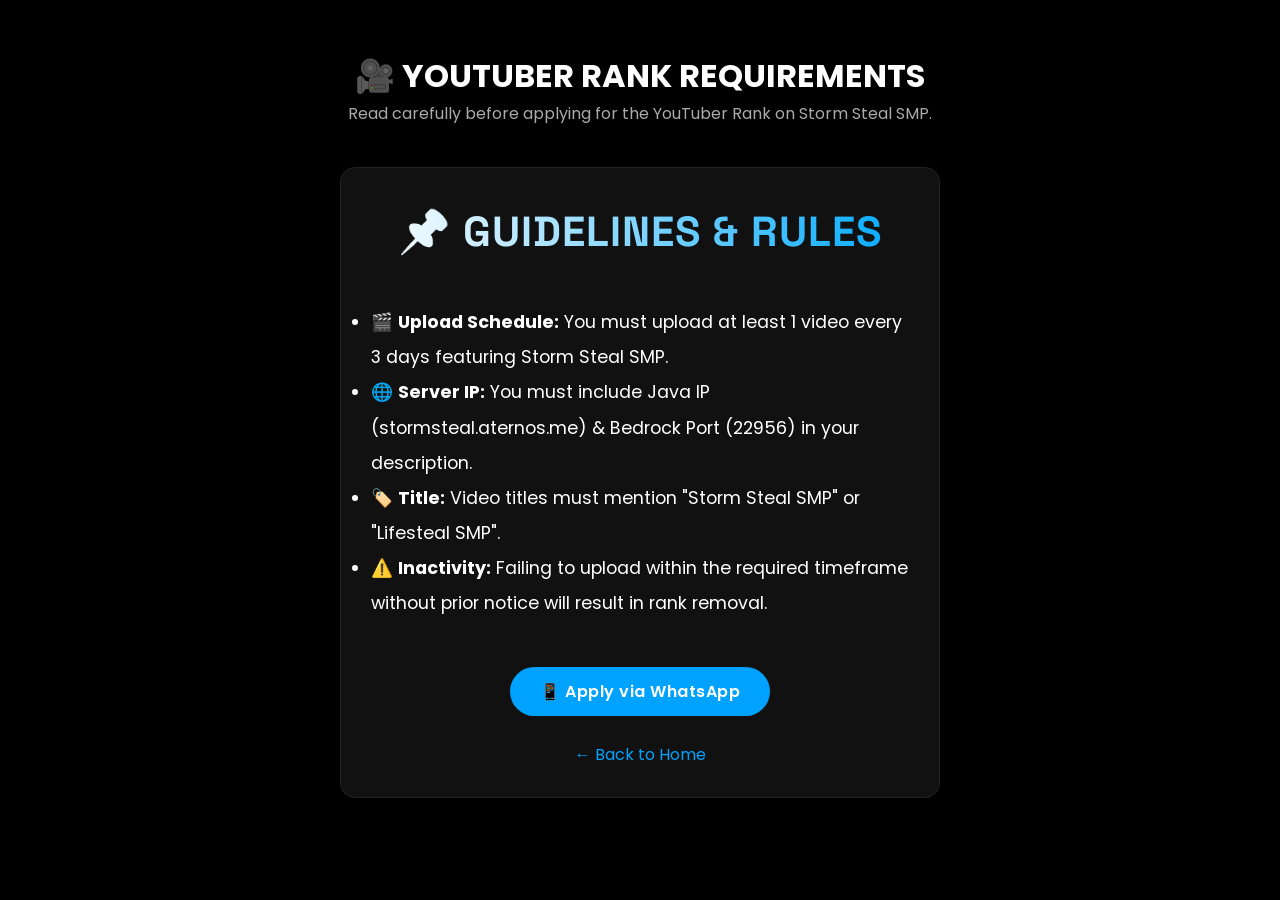
<file: requirements.html>
<!DOCTYPE html>
<html lang="en">

<head>
<meta charset="UTF-8">
<meta name="viewport" content="width=device-width, initial-scale=1.0">
<title>YouTuber Requirements | Storm Steal</title>
<link rel="stylesheet" href="../style.css">
<link href="https://fonts.googleapis.com/css2?family=Poppins:wght@300;400;600;700;900&display=swap" rel="stylesheet">
</head>

<body style="background-color: #000; color: #fff; text-align: center; font-family: 'Poppins', sans-serif; padding: 50px 20px;">

  <h1>🎥 YOUTUBER RANK REQUIREMENTS</h1>
  <p style="color: #aaa; margin-bottom: 40px;">Read carefully before applying for the YouTuber Rank on Storm Steal SMP.</p>

  <div style="max-width: 600px; margin: 0 auto; background: #111; padding: 30px; border-radius: 15px; border: 1px solid #222;">
    <h2>📌 Guidelines & Rules</h2>
    <ul style="text-align: left; line-height: 2; font-size: 1.1rem; margin: 20px 0;">
      <li>🎬 <strong>Upload Schedule:</strong> You must upload at least 1 video every 3 days featuring Storm Steal SMP.</li>
      <li>🌐 <strong>Server IP:</strong> You must include Java IP (<code>stormsteal.aternos.me</code>) & Bedrock Port (<code>22956</code>) in your description.</li>
      <li>🏷️ <strong>Title:</strong> Video titles must mention "Storm Steal SMP" or "Lifesteal SMP".</li>
      <li>⚠️ <strong>Inactivity:</strong> Failing to upload within the required timeframe without prior notice will result in rank removal.</li>
    </ul>

    <br>

    <button onclick="window.open('https://wa.me/923114140301?text=I%20meet%20the%20YouTuber%20requirements%20and%20want%20to%20apply!','_blank')" style="background-color: #00a2ff; color: #ffffff; border: none; padding: 12px 30px; border-radius: 50px; font-weight: 600; font-size: 1rem; cursor: pointer;">
      📱 Apply via WhatsApp
    </button>
    <br><br>
    <a href="../index.html" style="color: #00a2ff; text-decoration: none;">← Back to Home</a>
  </div>

</body>
</html>
</file>
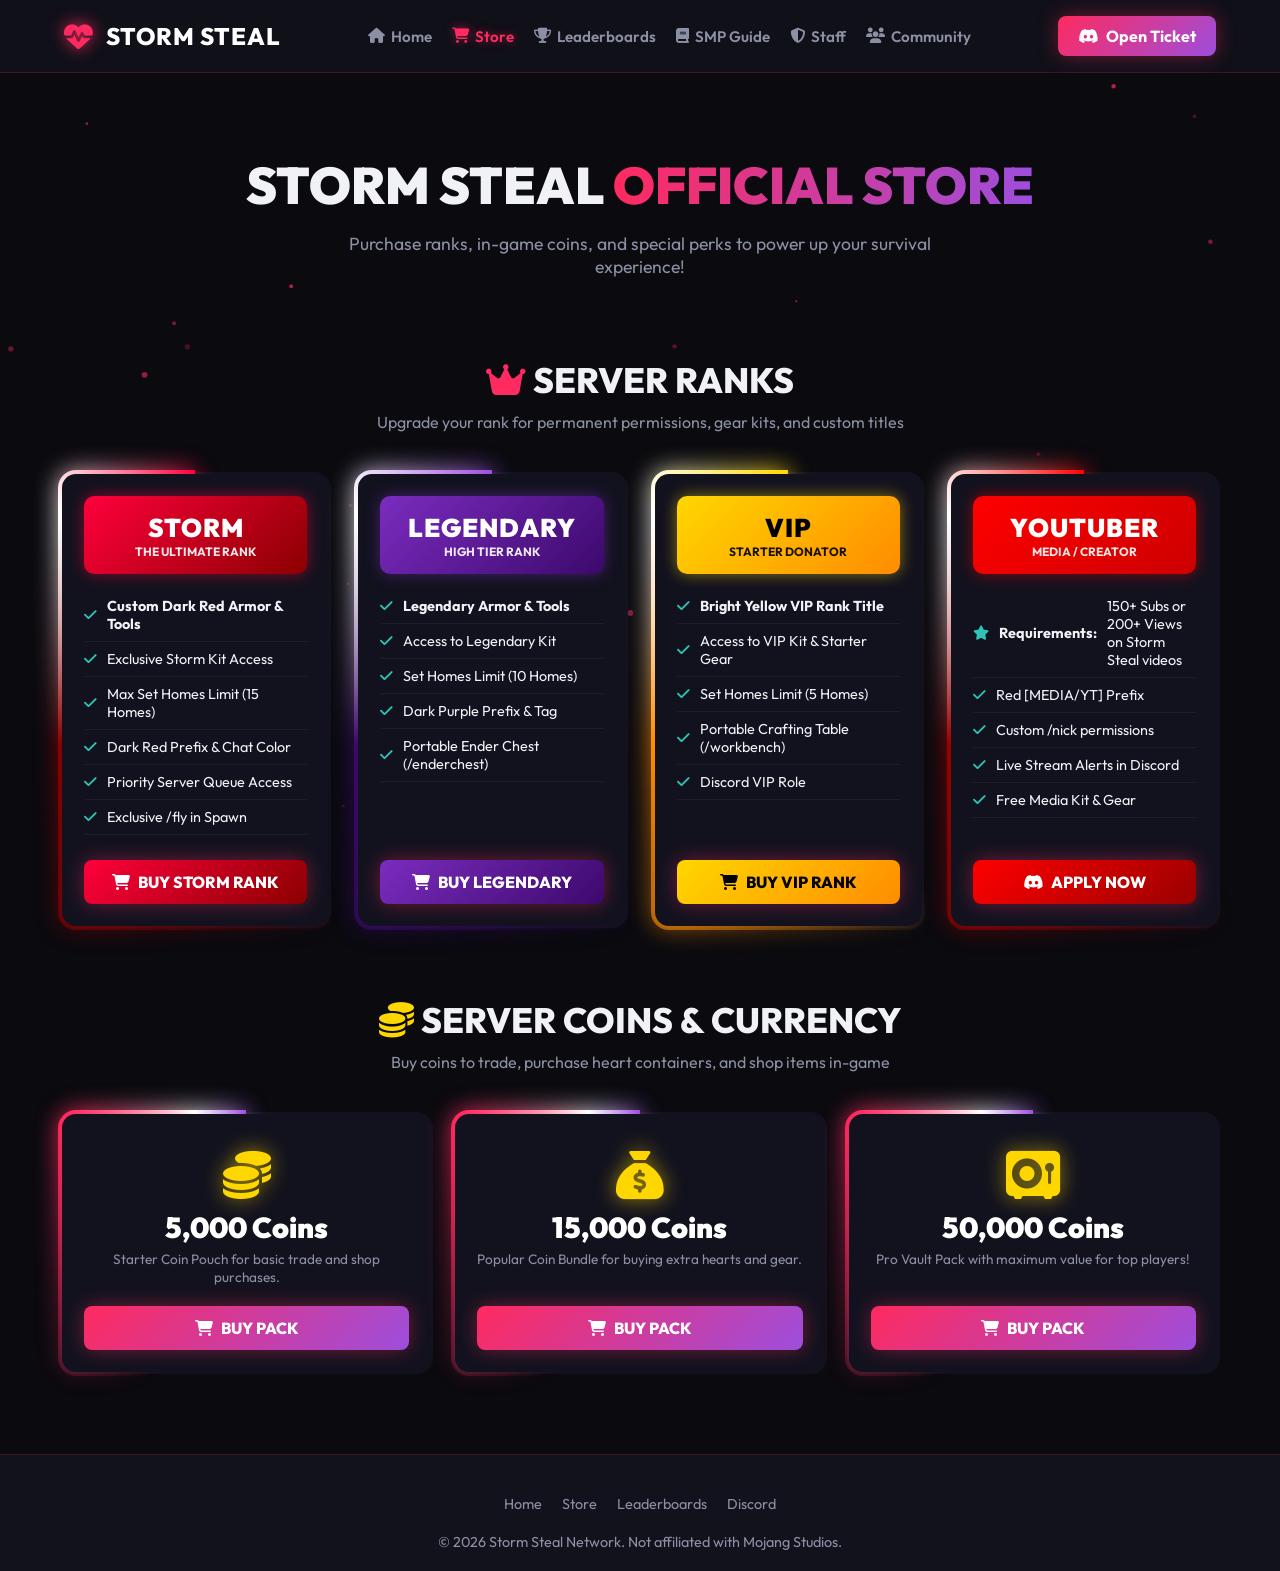
<file: shop.html>
<!DOCTYPE html>
<html lang="en">
<head>
    <meta charset="UTF-8">
    <meta name="viewport" content="width=device-width, initial-scale=1.0">
    <title>Store & Ranks | Storm Steal Network</title>
    <!-- Font Awesome Icons & Google Fonts -->
    <link rel="stylesheet" href="https://cdnjs.cloudflare.com/ajax/libs/font-awesome/6.4.0/css/all.min.css">
    <link href="https://fonts.googleapis.com/css2?family=Outfit:wght@300;400;600;800;900&family=Space+Grotesk:wght@500;700&display=swap" rel="stylesheet">
    
    <style>
        @property --angle {
            syntax: '<angle>';
            initial-value: 0deg;
            inherits: false;
        }

        :root {
            --bg-primary: #0a0a0f;
            --bg-secondary: #12121c;
            --bg-card: #12121e;
            --accent-red: #ff2a5f;
            --accent-purple: #9d4edd;
            --rank-storm: #8b0000;
            --rank-storm-glow: #ff003c;
            --rank-legendary: #7b2cbf;
            --rank-vip: #ffd700;
            --rank-yt: #ff0000;
            --text-main: #f0f2f5;
            --text-muted: #8c90a4;
            --border-color: rgba(255, 42, 95, 0.2);
            --glow: 0 0 20px rgba(255, 42, 95, 0.4);
        }

        * {
            margin: 0;
            padding: 0;
            box-sizing: border-box;
            font-family: 'Outfit', sans-serif;
            scroll-behavior: smooth;
        }

        body {
            background-color: var(--bg-primary);
            color: var(--text-main);
            overflow-x: hidden;
        }

        /* Canvas */
        #bg-canvas {
            position: fixed;
            top: 0;
            left: 0;
            width: 100vw;
            height: 100vh;
            z-index: -1;
            pointer-events: none;
        }

        /* Header / Navbar */
        header {
            position: sticky;
            top: 0;
            background: rgba(18, 18, 28, 0.85);
            backdrop-filter: blur(12px);
            border-bottom: 1px solid var(--border-color);
            z-index: 1000;
            padding: 1rem 5%;
            display: flex;
            justify-content: space-between;
            align-items: center;
        }

        .logo {
            display: flex;
            align-items: center;
            gap: 12px;
            font-family: 'Space Grotesk', sans-serif;
            font-size: 1.5rem;
            font-weight: 800;
            color: #fff;
            text-transform: uppercase;
            letter-spacing: 1px;
            text-decoration: none;
        }

        .logo i {
            color: var(--accent-red);
            font-size: 1.8rem;
            filter: drop-shadow(0 0 8px var(--accent-red));
        }

        nav {
            display: flex;
            gap: 20px;
            align-items: center;
        }

        nav a {
            color: var(--text-muted);
            text-decoration: none;
            font-weight: 600;
            font-size: 0.95rem;
            transition: 0.3s;
            display: flex;
            align-items: center;
            gap: 6px;
        }

        nav a:hover, nav a.active {
            color: var(--accent-red);
            text-shadow: 0 0 10px rgba(255, 42, 95, 0.5);
        }

        .btn-copy-ip {
            background: linear-gradient(135deg, var(--accent-red), var(--accent-purple));
            color: #fff;
            padding: 10px 20px;
            border-radius: 8px;
            border: none;
            font-weight: 700;
            cursor: pointer;
            box-shadow: var(--glow);
            transition: 0.3s;
            display: inline-flex;
            align-items: center;
            justify-content: center;
            gap: 8px;
            text-decoration: none;
        }

        .btn-copy-ip:hover {
            transform: translateY(-2px);
            box-shadow: 0 0 30px rgba(255, 42, 95, 0.7);
        }

        /* Store Header Hero */
        .store-hero {
            padding: 80px 5% 40px;
            text-align: center;
        }

        .store-hero h1 {
            font-size: 3.2rem;
            font-weight: 900;
            text-transform: uppercase;
            margin-bottom: 15px;
        }

        .store-hero h1 span {
            background: linear-gradient(90deg, var(--accent-red), var(--accent-purple));
            -webkit-background-clip: text;
            -webkit-text-fill-color: transparent;
        }

        .store-hero p {
            color: var(--text-muted);
            font-size: 1.1rem;
            max-width: 600px;
            margin: 0 auto;
        }

        .container {
            max-width: 1200px;
            margin: 0 auto;
            padding: 40px 20px 80px;
        }

        .section-title {
            text-align: center;
            font-size: 2.2rem;
            font-weight: 800;
            margin-bottom: 10px;
            text-transform: uppercase;
        }

        .section-subtitle {
            text-align: center;
            color: var(--text-muted);
            margin-bottom: 40px;
        }

        /* Neon Borders */
        @keyframes rotateGlow {
            0% { --angle: 0deg; }
            100% { --angle: 360deg; }
        }

        .neon-border {
            position: relative;
            background: var(--bg-card);
            border-radius: 16px;
            padding: 2px;
            isolation: isolate;
        }

        .neon-border::before,
        .neon-border::after {
            content: '';
            position: absolute;
            inset: -2px;
            border-radius: 18px;
            background: conic-gradient(
                from var(--angle),
                transparent 60%,
                var(--accent-red) 85%,
                #ffffff 94%,
                var(--accent-purple) 100%
            );
            animation: rotateGlow 2.5s linear infinite;
            z-index: -2;
        }

        .neon-border::after {
            filter: blur(12px);
            opacity: 0.85;
            z-index: -3;
        }

        .card-inner {
            background: var(--bg-card);
            border-radius: 14px;
            padding: 22px;
            height: 100%;
            width: 100%;
        }

        /* STORE SECTION & RANK CARDS */
        .ranks-grid {
            display: grid;
            grid-template-columns: repeat(auto-fit, minmax(260px, 1fr));
            gap: 25px;
            margin-bottom: 70px;
        }

        .rank-card {
            display: flex;
            flex-direction: column;
            justify-content: space-between;
            height: 100%;
            text-align: center;
        }

        .rank-header {
            padding: 15px 10px;
            border-radius: 10px;
            margin-bottom: 15px;
            font-family: 'Space Grotesk', sans-serif;
            text-transform: uppercase;
        }

        .rank-title {
            font-size: 1.6rem;
            font-weight: 900;
            letter-spacing: 1px;
        }

        .rank-tag {
            font-size: 0.75rem;
            font-weight: 700;
            opacity: 0.9;
        }

        /* Rank Themes */
        .rank-storm-bg {
            background: linear-gradient(135deg, #ff003c, #8b0000);
            color: #fff;
            box-shadow: 0 0 15px rgba(255, 0, 60, 0.5);
        }

        .neon-border.storm-rank::before,
        .neon-border.storm-rank::after {
            background: conic-gradient(from var(--angle), transparent 40%, #8b0000 70%, #ffffff 90%, #ff003c 100%);
        }

        .rank-legendary-bg {
            background: linear-gradient(135deg, #7b2cbf, #3c096c);
            color: #fff;
            box-shadow: 0 0 15px rgba(123, 44, 191, 0.5);
        }

        .neon-border.legendary-rank::before,
        .neon-border.legendary-rank::after {
            background: conic-gradient(from var(--angle), transparent 40%, #3c096c 70%, #ffffff 90%, #9d4edd 100%);
        }

        .rank-vip-bg {
            background: linear-gradient(135deg, #ffd700, #ff8c00);
            color: #000;
            box-shadow: 0 0 15px rgba(255, 215, 0, 0.5);
        }

        .neon-border.vip-rank::before,
        .neon-border.vip-rank::after {
            background: conic-gradient(from var(--angle), transparent 40%, #ff8c00 70%, #ffffff 90%, #ffd700 100%);
        }

        .rank-yt-bg {
            background: linear-gradient(135deg, #ff0000, #cc0000);
            color: #fff;
            box-shadow: 0 0 15px rgba(255, 0, 0, 0.5);
        }

        .neon-border.yt-rank::before,
        .neon-border.yt-rank::after {
            background: conic-gradient(from var(--angle), transparent 40%, #990000 70%, #ffffff 90%, #ff0000 100%);
        }

        .rank-features {
            list-style: none;
            text-align: left;
            margin-bottom: 25px;
        }

        .rank-features li {
            padding: 8px 0;
            border-bottom: 1px solid rgba(255, 255, 255, 0.05);
            font-size: 0.9rem;
            color: var(--text-main);
            display: flex;
            align-items: center;
            gap: 10px;
        }

        .rank-features li i {
            color: #2ec4b6;
        }

        .btn-buy {
            width: 100%;
            padding: 12px;
            font-size: 1rem;
            border-radius: 8px;
            font-weight: 800;
            text-transform: uppercase;
        }

        .btn-storm { background: linear-gradient(135deg, #ff003c, #8b0000); }
        .btn-legendary { background: linear-gradient(135deg, #7b2cbf, #3c096c); }
        .btn-vip { background: linear-gradient(135deg, #ffd700, #ff8c00); color: #000; }
        .btn-yt { background: linear-gradient(135deg, #ff0000, #990000); }

        /* COINS SECTION */
        .coins-grid {
            display: grid;
            grid-template-columns: repeat(auto-fit, minmax(230px, 1fr));
            gap: 20px;
        }

        .coin-card {
            text-align: center;
            display: flex;
            flex-direction: column;
            justify-content: space-between;
            height: 100%;
        }

        .coin-icon {
            font-size: 3rem;
            color: #ffd700;
            margin: 15px 0 10px;
            filter: drop-shadow(0 0 10px rgba(255, 215, 0, 0.6));
        }

        .coin-amount {
            font-size: 1.8rem;
            font-weight: 900;
            color: #fff;
            margin-bottom: 5px;
        }

        .coin-desc {
            color: var(--text-muted);
            font-size: 0.85rem;
            margin-bottom: 20px;
        }

        /* Footer */
        footer {
            background: var(--bg-secondary);
            border-top: 1px solid var(--border-color);
            padding: 40px 5% 20px;
            text-align: center;
            color: var(--text-muted);
            font-size: 0.9rem;
        }

        .footer-links {
            display: flex;
            justify-content: center;
            gap: 20px;
            margin-bottom: 20px;
        }

        .footer-links a {
            color: var(--text-muted);
            text-decoration: none;
            transition: 0.3s;
        }

        .footer-links a:hover {
            color: var(--accent-red);
        }
    </style>
</head>
<body>

    <canvas id="bg-canvas"></canvas>

    <!-- Navigation Header -->
    <header>
        <a href="index.html" class="logo">
            <i class="fa-solid fa-heart-pulse"></i>
            <span>Storm Steal</span>
        </a>
        <nav>
            <a href="index.html"><i class="fa-solid fa-house"></i> Home</a>
            <a href="store.html" class="active"><i class="fa-solid fa-cart-shopping"></i> Store</a>
            <a href="index.html#leaderboards"><i class="fa-solid fa-trophy"></i> Leaderboards</a>
            <a href="index.html#guide"><i class="fa-solid fa-book"></i> SMP Guide</a>
            <a href="index.html#staff"><i class="fa-solid fa-shield-halved"></i> Staff</a>
            <a href="https://discord.gg/xtYvVqDqT" target="_blank"><i class="fa-solid fa-users"></i> Community</a>
        </nav>
        <a href="https://discord.gg/xtYvVqDqT" target="_blank" class="btn-copy-ip">
            <i class="fa-brands fa-discord"></i> Open Ticket
        </a>
    </header>

    <!-- Store Hero Header -->
    <section class="store-hero">
        <h1>Storm Steal <span>Official Store</span></h1>
        <p>Purchase ranks, in-game coins, and special perks to power up your survival experience!</p>
    </section>

    <div class="container">

        <!-- RANKS SECTION -->
        <h2 class="section-title"><i class="fa-solid fa-crown" style="color:var(--accent-red);"></i> Server Ranks</h2>
        <p class="section-subtitle">Upgrade your rank for permanent permissions, gear kits, and custom titles</p>

        <div class="ranks-grid">
            
            <!-- STORM RANK -->
            <div class="neon-border storm-rank">
                <div class="card-inner rank-card">
                    <div>
                        <div class="rank-header rank-storm-bg">
                            <div class="rank-title">STORM</div>
                            <div class="rank-tag">THE ULTIMATE RANK</div>
                        </div>
                        <ul class="rank-features">
                            <li><i class="fa-solid fa-check"></i> <strong>Custom Dark Red Armor & Tools</strong></li>
                            <li><i class="fa-solid fa-check"></i> Exclusive Storm Kit Access</li>
                            <li><i class="fa-solid fa-check"></i> Max Set Homes Limit (15 Homes)</li>
                            <li><i class="fa-solid fa-check"></i> Dark Red Prefix & Chat Color</li>
                            <li><i class="fa-solid fa-check"></i> Priority Server Queue Access</li>
                            <li><i class="fa-solid fa-check"></i> Exclusive /fly in Spawn</li>
                        </ul>
                    </div>
                    <a href="https://discord.gg/xtYvVqDqT" target="_blank" class="btn-copy-ip btn-buy btn-storm">
                        <i class="fa-solid fa-cart-shopping"></i> Buy STORM Rank
                    </a>
                </div>
            </div>

            <!-- LEGENDARY RANK -->
            <div class="neon-border legendary-rank">
                <div class="card-inner rank-card">
                    <div>
                        <div class="rank-header rank-legendary-bg">
                            <div class="rank-title">LEGENDARY</div>
                            <div class="rank-tag">HIGH TIER RANK</div>
                        </div>
                        <ul class="rank-features">
                            <li><i class="fa-solid fa-check"></i> <strong>Legendary Armor & Tools</strong></li>
                            <li><i class="fa-solid fa-check"></i> Access to Legendary Kit</li>
                            <li><i class="fa-solid fa-check"></i> Set Homes Limit (10 Homes)</li>
                            <li><i class="fa-solid fa-check"></i> Dark Purple Prefix & Tag</li>
                            <li><i class="fa-solid fa-check"></i> Portable Ender Chest (/enderchest)</li>
                        </ul>
                    </div>
                    <a href="https://discord.gg/xtYvVqDqT" target="_blank" class="btn-copy-ip btn-buy btn-legendary">
                        <i class="fa-solid fa-cart-shopping"></i> Buy LEGENDARY
                    </a>
                </div>
            </div>

            <!-- VIP RANK -->
            <div class="neon-border vip-rank">
                <div class="card-inner rank-card">
                    <div>
                        <div class="rank-header rank-vip-bg">
                            <div class="rank-title">VIP</div>
                            <div class="rank-tag">STARTER DONATOR</div>
                        </div>
                        <ul class="rank-features">
                            <li><i class="fa-solid fa-check"></i> <strong>Bright Yellow VIP Rank Title</strong></li>
                            <li><i class="fa-solid fa-check"></i> Access to VIP Kit & Starter Gear</li>
                            <li><i class="fa-solid fa-check"></i> Set Homes Limit (5 Homes)</li>
                            <li><i class="fa-solid fa-check"></i> Portable Crafting Table (/workbench)</li>
                            <li><i class="fa-solid fa-check"></i> Discord VIP Role</li>
                        </ul>
                    </div>
                    <a href="https://discord.gg/xtYvVqDqT" target="_blank" class="btn-copy-ip btn-buy btn-vip">
                        <i class="fa-solid fa-cart-shopping"></i> Buy VIP Rank
                    </a>
                </div>
            </div>

            <!-- YOUTUBER RANK -->
            <div class="neon-border yt-rank">
                <div class="card-inner rank-card">
                    <div>
                        <div class="rank-header rank-yt-bg">
                            <div class="rank-title">YOUTUBER</div>
                            <div class="rank-tag">MEDIA / CREATOR</div>
                        </div>
                        <ul class="rank-features">
                            <li><i class="fa-solid fa-star"></i> <strong>Requirements:</strong> 150+ Subs or 200+ Views on Storm Steal videos</li>
                            <li><i class="fa-solid fa-check"></i> Red [MEDIA/YT] Prefix</li>
                            <li><i class="fa-solid fa-check"></i> Custom /nick permissions</li>
                            <li><i class="fa-solid fa-check"></i> Live Stream Alerts in Discord</li>
                            <li><i class="fa-solid fa-check"></i> Free Media Kit & Gear</li>
                        </ul>
                    </div>
                    <a href="https://discord.gg/xtYvVqDqT" target="_blank" class="btn-copy-ip btn-buy btn-yt">
                        <i class="fa-brands fa-discord"></i> Apply Now
                    </a>
                </div>
            </div>

        </div>


        <!-- COINS & CURRENCY SECTION -->
        <h2 class="section-title"><i class="fa-solid fa-coins" style="color:#ffd700;"></i> Server Coins & Currency</h2>
        <p class="section-subtitle">Buy coins to trade, purchase heart containers, and shop items in-game</p>

        <div class="coins-grid">
            
            <div class="neon-border">
                <div class="card-inner coin-card">
                    <div>
                        <i class="fa-solid fa-coins coin-icon"></i>
                        <div class="coin-amount">5,000 Coins</div>
                        <p class="coin-desc">Starter Coin Pouch for basic trade and shop purchases.</p>
                    </div>
                    <a href="https://discord.gg/xtYvVqDqT" target="_blank" class="btn-copy-ip btn-buy btn-secondary">
                        <i class="fa-solid fa-cart-shopping"></i> Buy Pack
                    </a>
                </div>
            </div>

            <div class="neon-border">
                <div class="card-inner coin-card">
                    <div>
                        <i class="fa-solid fa-sack-dollar coin-icon"></i>
                        <div class="coin-amount">15,000 Coins</div>
                        <p class="coin-desc">Popular Coin Bundle for buying extra hearts and gear.</p>
                    </div>
                    <a href="https://discord.gg/xtYvVqDqT" target="_blank" class="btn-copy-ip btn-buy btn-secondary">
                        <i class="fa-solid fa-cart-shopping"></i> Buy Pack
                    </a>
                </div>
            </div>

            <div class="neon-border">
                <div class="card-inner coin-card">
                    <div>
                        <i class="fa-solid fa-vault coin-icon"></i>
                        <div class="coin-amount">50,000 Coins</div>
                        <p class="coin-desc">Pro Vault Pack with maximum value for top players!</p>
                    </div>
                    <a href="https://discord.gg/xtYvVqDqT" target="_blank" class="btn-copy-ip btn-buy btn-secondary">
                        <i class="fa-solid fa-cart-shopping"></i> Buy Pack
                    </a>
                </div>
            </div>

        </div>

    </div>

    <!-- Footer -->
    <footer>
        <div class="footer-links">
            <a href="index.html">Home</a>
            <a href="store.html">Store</a>
            <a href="index.html#leaderboards">Leaderboards</a>
            <a href="https://discord.gg/xtYvVqDqT" target="_blank">Discord</a>
        </div>
        <p>&copy; 2026 Storm Steal Network. Not affiliated with Mojang Studios.</p>
    </footer>

    <script>
        // Particle Canvas Background
        const canvas = document.getElementById('bg-canvas');
        const ctx = canvas.getContext('2d');
        let particles = [];

        function resizeCanvas() {
            canvas.width = window.innerWidth;
            canvas.height = window.innerHeight;
        }
        window.addEventListener('resize', resizeCanvas);
        resizeCanvas();

        class Particle {
            constructor() {
                this.x = Math.random() * canvas.width;
                this.y = Math.random() * canvas.height;
                this.size = Math.random() * 2 + 1;
                this.speedY = Math.random() * -0.8 - 0.2;
                this.opacity = Math.random() * 0.5 + 0.2;
            }
            update() {
                this.y += this.speedY;
                if (this.y < 0) {
                    this.y = canvas.height;
                    this.x = Math.random() * canvas.width;
                }
            }
            draw() {
                ctx.fillStyle = `rgba(255, 42, 95, ${this.opacity})`;
                ctx.beginPath();
                ctx.arc(this.x, this.y, this.size, 0, Math.PI * 2);
                ctx.fill();
            }
        }

        for (let i = 0; i < 40; i++) particles.push(new Particle());

        function animateParticles() {
            ctx.clearRect(0, 0, canvas.width, canvas.height);
            particles.forEach(p => {
                p.update();
                p.draw();
            });
            requestAnimationFrame(animateParticles);
        }
        animateParticles();
    </script>
</body>
</html>
</file>
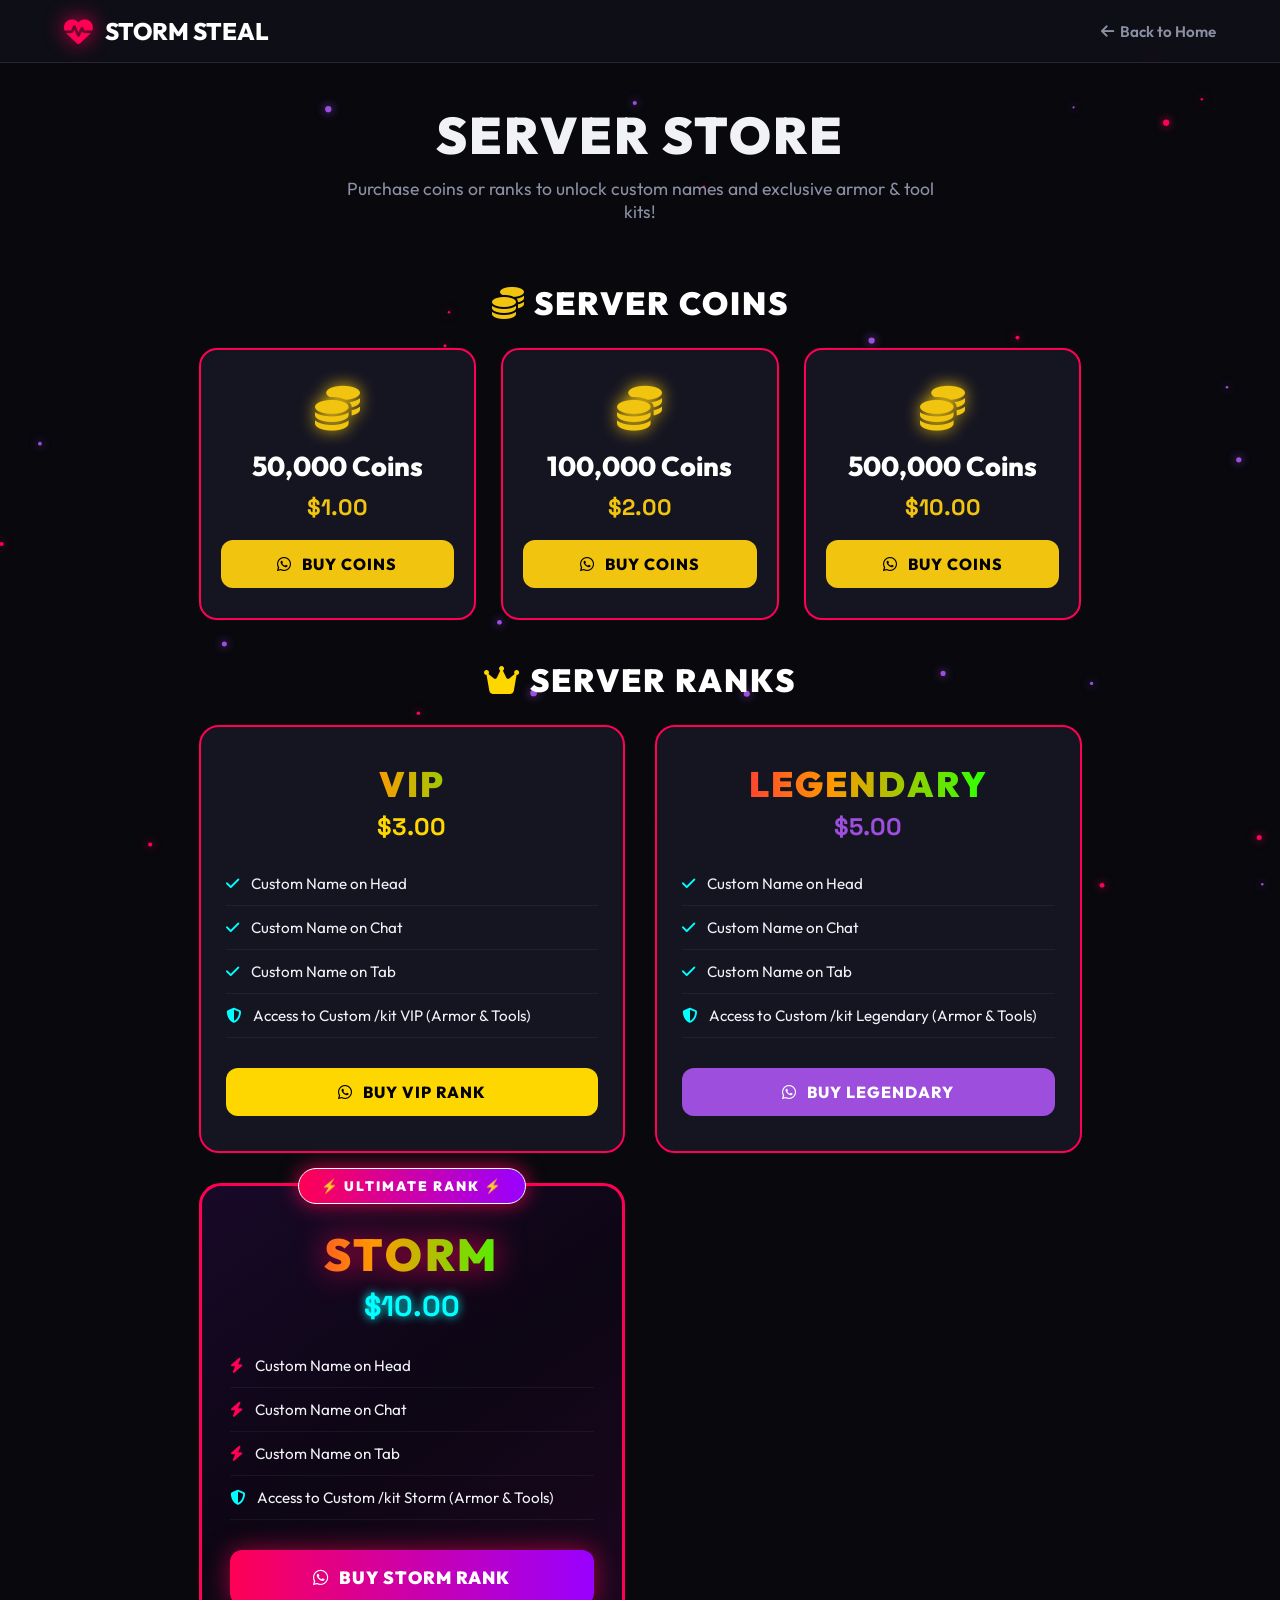
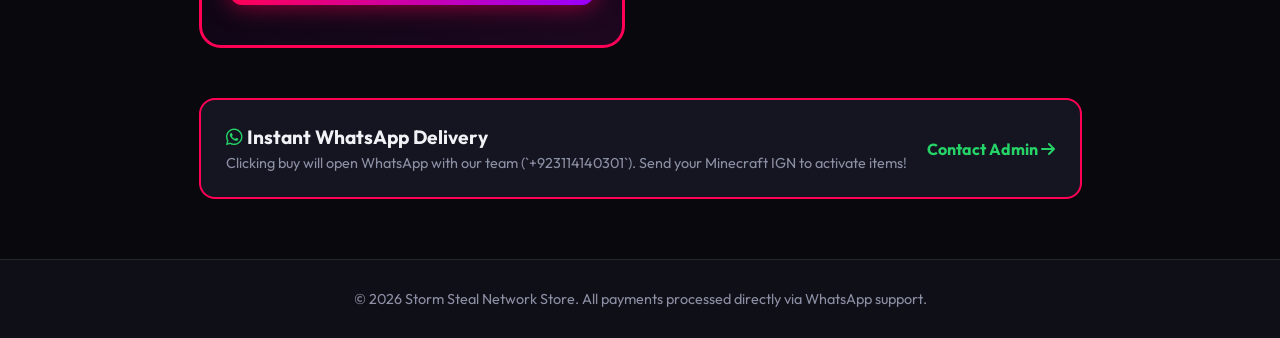
<file: store.html>
<!DOCTYPE html>
<html lang="en">
<head>
    <meta charset="UTF-8">
    <meta name="viewport" content="width=device-width, initial-scale=1.0">
    <title>Store | Storm Steal Network</title>
    <!-- Font Awesome Icons & Google Fonts -->
    <link rel="stylesheet" href="https://cdnjs.cloudflare.com/ajax/libs/font-awesome/6.4.0/css/all.min.css">
    <link href="https://fonts.googleapis.com/css2?family=Outfit:wght@300;400;600;800;900&family=Space+Grotesk:wght@500;700;900&display=swap" rel="stylesheet">
    
    <style>
        :root {
            --bg-primary: #08080d;
            --bg-secondary: #0f0f18;
            --bg-card: #151522;
            --text-main: #f0f2f5;
            --text-muted: #8c90a4;
            --border-color: rgba(255, 255, 255, 0.1);
            --coin-yellow: #f1c40f;
        }

        * {
            margin: 0;
            padding: 0;
            box-sizing: border-box;
            font-family: 'Outfit', sans-serif;
            scroll-behavior: smooth;
        }

        body {
            background-color: var(--bg-primary);
            color: var(--text-main);
            min-height: 100vh;
            display: flex;
            flex-direction: column;
            overflow-x: hidden;
        }

        /* Canvas particles */
        #bg-canvas {
            position: fixed;
            top: 0;
            left: 0;
            width: 100vw;
            height: 100vh;
            z-index: -1;
            pointer-events: none;
        }

        /* Header / Navbar */
        header {
            position: sticky;
            top: 0;
            background: rgba(15, 15, 24, 0.95);
            backdrop-filter: blur(12px);
            border-bottom: 1px solid var(--border-color);
            z-index: 1000;
            padding: 1rem 5%;
            display: flex;
            justify-content: space-between;
            align-items: center;
        }

        .logo {
            display: flex;
            align-items: center;
            gap: 12px;
            font-family: 'Space Grotesk', sans-serif;
            font-size: 1.5rem;
            font-weight: 800;
            color: #fff;
            text-decoration: none;
            text-transform: uppercase;
        }

        .logo i {
            color: #ff0055;
            font-size: 1.8rem;
            filter: drop-shadow(0 0 10px #ff0055);
        }

        nav a {
            color: var(--text-muted);
            text-decoration: none;
            font-weight: 600;
            font-size: 0.95rem;
            transition: 0.3s;
            display: inline-flex;
            align-items: center;
            gap: 6px;
        }

        nav a:hover {
            color: #ff0055;
        }

        /* Store Hero */
        .store-hero {
            text-align: center;
            padding: 40px 20px 10px;
        }

        .store-hero h1 {
            font-size: 3.2rem;
            font-weight: 900;
            text-transform: uppercase;
            margin-bottom: 10px;
            letter-spacing: 2px;
        }

        .store-hero p {
            color: var(--text-muted);
            font-size: 1.1rem;
            max-width: 600px;
            margin: 0 auto;
        }

        /* Container */
        .container {
            max-width: 1250px;
            margin: 0 auto;
            padding: 10px 20px 60px;
            flex: 1;
        }

        /* Section Titles */
        .section-title {
            text-align: center;
            font-size: 2rem;
            font-weight: 900;
            text-transform: uppercase;
            margin: 40px 0 25px;
            letter-spacing: 2px;
            color: #fff;
        }

        /* ================= ALL-CARD RAINBOW OUTLINE ================= */
        @keyframes rainbowGlow {
            0% { border-color: #ff0055; box-shadow: 0 0 15px rgba(255, 0, 85, 0.4); }
            20% { border-color: #ff9900; box-shadow: 0 0 15px rgba(255, 153, 0, 0.4); }
            40% { border-color: #33ff00; box-shadow: 0 0 15px rgba(51, 255, 0, 0.4); }
            60% { border-color: #00ffff; box-shadow: 0 0 15px rgba(0, 255, 255, 0.4); }
            80% { border-color: #9900ff; box-shadow: 0 0 15px rgba(153, 0, 255, 0.4); }
            100% { border-color: #ff0055; box-shadow: 0 0 15px rgba(255, 0, 85, 0.4); }
        }

        .rainbow-border {
            border: 2px solid #ff0055;
            animation: rainbowGlow 4s linear infinite;
        }

        .rainbow-title {
            background: linear-gradient(90deg, #ff0055, #ff9900, #33ff00, #00ffff, #9900ff, #ff0055);
            background-size: 200% auto;
            color: transparent;
            -webkit-background-clip: text;
            background-clip: text;
            animation: rainbowText 3s linear infinite;
        }

        @keyframes rainbowText {
            0% { background-position: 0% center; }
            100% { background-position: 200% center; }
        }

        /* Coins Grid */
        .coins-grid {
            display: grid;
            grid-template-columns: repeat(auto-fit, minmax(250px, 1fr));
            gap: 25px;
            margin-bottom: 40px;
        }

        .coin-card {
            background: var(--bg-card);
            border-radius: 18px;
            padding: 30px 20px;
            text-align: center;
            transition: transform 0.3s;
        }

        .coin-card:hover {
            transform: translateY(-8px);
        }

        .coin-icon {
            font-size: 2.8rem;
            color: var(--coin-yellow);
            margin-bottom: 12px;
            filter: drop-shadow(0 0 8px var(--coin-yellow));
        }

        .coin-amount {
            font-size: 1.7rem;
            font-weight: 800;
            color: #fff;
        }

        .price-tag {
            font-size: 1.4rem;
            font-weight: 800;
            color: var(--coin-yellow);
            margin: 10px 0 18px;
            font-family: 'Space Grotesk', sans-serif;
        }

        /* Ranks Grid */
        .ranks-grid {
            display: grid;
            grid-template-columns: repeat(auto-fit, minmax(310px, 1fr));
            gap: 30px;
            margin-top: 25px;
            align-items: center;
        }

        .rank-card {
            background: var(--bg-card);
            border-radius: 20px;
            padding: 35px 25px;
            text-align: center;
            position: relative;
            display: flex;
            flex-direction: column;
            justify-content: space-between;
            transition: transform 0.3s;
        }

        .rank-card:hover {
            transform: translateY(-8px);
        }

        .rank-title {
            font-size: 2.2rem;
            font-weight: 900;
            text-transform: uppercase;
            letter-spacing: 2px;
            margin-bottom: 5px;
        }

        .rank-price {
            font-size: 1.5rem;
            font-weight: 800;
            font-family: 'Space Grotesk', sans-serif;
            margin-bottom: 20px;
        }

        .perks-list {
            list-style: none;
            text-align: left;
            margin-bottom: 30px;
        }

        .perks-list li {
            padding: 12px 0;
            border-bottom: 1px solid rgba(255, 255, 255, 0.05);
            font-size: 0.95rem;
            color: var(--text-main);
            display: flex;
            align-items: center;
            gap: 12px;
        }

        .perks-list li i {
            color: #00ffff;
        }

        .btn-buy {
            text-decoration: none;
            padding: 14px 20px;
            border-radius: 12px;
            font-weight: 800;
            font-size: 1rem;
            text-transform: uppercase;
            letter-spacing: 1px;
            display: flex;
            align-items: center;
            justify-content: center;
            gap: 10px;
            transition: 0.3s;
            color: #fff;
            background: rgba(255, 255, 255, 0.1);
        }

        .btn-buy:hover {
            transform: scale(1.03);
            filter: brightness(1.2);
        }

        /* ================= ⚡ ULTIMATE 100000% GOD-TIER STORM RANK CSS ⚡ ================= */
        @keyframes stormGodBorder {
            0% {
                border-color: #ff0055;
                box-shadow: 0 0 25px #ff0055, 0 0 50px rgba(255, 0, 85, 0.6), inset 0 0 15px rgba(255, 0, 85, 0.3);
            }
            25% {
                border-color: #00ffff;
                box-shadow: 0 0 25px #00ffff, 0 0 50px rgba(0, 255, 255, 0.6), inset 0 0 15px rgba(0, 255, 255, 0.3);
            }
            50% {
                border-color: #9900ff;
                box-shadow: 0 0 35px #9900ff, 0 0 65px rgba(153, 0, 255, 0.8), inset 0 0 20px rgba(153, 0, 255, 0.4);
            }
            75% {
                border-color: #ff9900;
                box-shadow: 0 0 25px #ff9900, 0 0 50px rgba(255, 153, 0, 0.6), inset 0 0 15px rgba(255, 153, 0, 0.3);
            }
            100% {
                border-color: #ff0055;
                box-shadow: 0 0 25px #ff0055, 0 0 50px rgba(255, 0, 85, 0.6), inset 0 0 15px rgba(255, 0, 85, 0.3);
            }
        }

        @keyframes stormPulse {
            0%, 100% { transform: scale(1.05); }
            50% { transform: scale(1.08); }
        }

        .rank-storm-god {
            background: linear-gradient(145deg, #180928, #0d0614, #1d0720);
            border: 3px solid #ff0055;
            border-radius: 22px;
            animation: stormGodBorder 2.5s linear infinite, stormPulse 4s ease-in-out infinite;
            z-index: 10;
            padding: 40px 28px;
        }

        .rank-storm-god:hover {
            animation: stormGodBorder 1s linear infinite;
            transform: scale(1.1) translateY(-10px) !important;
        }

        .badge-god {
            position: absolute;
            top: -18px;
            left: 50%;
            transform: translateX(-50%);
            background: linear-gradient(90deg, #ff0055, #9900ff, #00ffff, #ff0055);
            background-size: 300% 100%;
            animation: rainbowText 2s linear infinite;
            color: #fff;
            padding: 8px 22px;
            border-radius: 30px;
            font-size: 0.85rem;
            font-weight: 900;
            text-transform: uppercase;
            letter-spacing: 2px;
            box-shadow: 0 0 20px rgba(255, 0, 85, 0.8);
            border: 1px solid #fff;
            white-space: nowrap;
        }

        .storm-god-title {
            font-size: 2.8rem;
            font-weight: 900;
            letter-spacing: 3px;
            filter: drop-shadow(0 0 15px rgba(255, 0, 85, 0.8));
        }

        .storm-god-price {
            font-size: 1.8rem;
            color: #00ffff;
            text-shadow: 0 0 10px #00ffff;
            margin-bottom: 20px;
        }

        .btn-storm-god {
            background: linear-gradient(90deg, #ff0055, #9900ff, #00ffff);
            background-size: 200% auto;
            animation: rainbowText 2s linear infinite;
            color: #fff !important;
            font-size: 1.1rem;
            font-weight: 900;
            padding: 16px;
            box-shadow: 0 0 25px rgba(255, 0, 85, 0.6);
            border: none;
        }

        .btn-storm-god:hover {
            box-shadow: 0 0 40px rgba(0, 255, 255, 0.9);
        }

        /* Info Banner */
        .info-box {
            background: var(--bg-card);
            border-radius: 16px;
            padding: 25px;
            margin-top: 50px;
            display: flex;
            align-items: center;
            gap: 20px;
            justify-content: space-between;
            flex-wrap: wrap;
        }

        /* Footer */
        footer {
            background: var(--bg-secondary);
            border-top: 1px solid var(--border-color);
            padding: 30px 5%;
            text-align: center;
            color: var(--text-muted);
            font-size: 0.9rem;
        }
    </style>
</head>
<body>

    <canvas id="bg-canvas"></canvas>

    <!-- Navigation Header -->
    <header>
        <a href="index.html" class="logo">
            <i class="fa-solid fa-heart-pulse"></i>
            <span>Storm Steal</span>
        </a>
        <nav>
            <a href="index.html"><i class="fa-solid fa-arrow-left"></i> Back to Home</a>
        </nav>
    </header>

    <div class="store-hero">
        <h1>Server <span>Store</span></h1>
        <p>Purchase coins or ranks to unlock custom names and exclusive armor & tool kits!</p>
    </div>

    <div class="container">

        <!-- ================= COINS SECTION ================= -->
        <h2 class="section-title"><i class="fa-solid fa-coins" style="color: #f1c40f;"></i> Server Coins</h2>
        <div class="coins-grid">
            
            <!-- Pack 1 -->
            <div class="coin-card rainbow-border">
                <div class="coin-icon"><i class="fa-solid fa-coins"></i></div>
                <div class="coin-amount">50,000 Coins</div>
                <div class="price-tag">$1.00</div>
                <a href="https://wa.me/923114140301?text=Hello!%20I%20want%20to%20buy%2050k%20Coins%20for%20$1%20on%20Storm%20Steal%20Network" target="_blank" class="btn-buy" style="background: var(--coin-yellow); color: #000; font-weight: 800;">
                    <i class="fa-brands fa-whatsapp"></i> Buy Coins
                </a>
            </div>

            <!-- Pack 2 -->
            <div class="coin-card rainbow-border">
                <div class="coin-icon"><i class="fa-solid fa-coins"></i></div>
                <div class="coin-amount">100,000 Coins</div>
                <div class="price-tag">$2.00</div>
                <a href="https://wa.me/923114140301?text=Hello!%20I%20want%20to%20buy%20100k%20Coins%20for%20$2%20on%20Storm%20Steal%20Network" target="_blank" class="btn-buy" style="background: var(--coin-yellow); color: #000; font-weight: 800;">
                    <i class="fa-brands fa-whatsapp"></i> Buy Coins
                </a>
            </div>

            <!-- Pack 3 -->
            <div class="coin-card rainbow-border">
                <div class="coin-icon"><i class="fa-solid fa-coins"></i></div>
                <div class="coin-amount">500,000 Coins</div>
                <div class="price-tag">$10.00</div>
                <a href="https://wa.me/923114140301?text=Hello!%20I%20want%20to%20buy%20500k%20Coins%20for%20$10%20on%20Storm%20Steal%20Network" target="_blank" class="btn-buy" style="background: var(--coin-yellow); color: #000; font-weight: 800;">
                    <i class="fa-brands fa-whatsapp"></i> Buy Coins
                </a>
            </div>

        </div>

        <!-- ================= RANKS SECTION ================= -->
        <h2 class="section-title"><i class="fa-solid fa-crown" style="color: #ffd700;"></i> Server Ranks</h2>
        <div class="ranks-grid">

            <!-- VIP RANK -->
            <div class="rank-card rainbow-border">
                <div>
                    <h2 class="rank-title rainbow-title">VIP</h2>
                    <div class="rank-price" style="color: #ffd700;">$3.00</div>
                    <ul class="perks-list">
                        <li><i class="fa-solid fa-check"></i> Custom Name on Head</li>
                        <li><i class="fa-solid fa-check"></i> Custom Name on Chat</li>
                        <li><i class="fa-solid fa-check"></i> Custom Name on Tab</li>
                        <li><i class="fa-solid fa-shield-halved"></i> Access to Custom /kit VIP (Armor & Tools)</li>
                    </ul>
                </div>
                <a href="https://wa.me/923114140301?text=Hello!%20I%20want%20to%20buy%20the%20VIP%20Rank%20for%20$3%20on%20Storm%20Steal%20Network" target="_blank" class="btn-buy" style="background: #ffd700; color: #000;">
                    <i class="fa-brands fa-whatsapp"></i> Buy VIP Rank
                </a>
            </div>

            <!-- LEGENDARY RANK -->
            <div class="rank-card rainbow-border">
                <div>
                    <h2 class="rank-title rainbow-title">LEGENDARY</h2>
                    <div class="rank-price" style="color: #9d4edd;">$5.00</div>
                    <ul class="perks-list">
                        <li><i class="fa-solid fa-check"></i> Custom Name on Head</li>
                        <li><i class="fa-solid fa-check"></i> Custom Name on Chat</li>
                        <li><i class="fa-solid fa-check"></i> Custom Name on Tab</li>
                        <li><i class="fa-solid fa-shield-halved"></i> Access to Custom /kit Legendary (Armor & Tools)</li>
                    </ul>
                </div>
                <a href="https://wa.me/923114140301?text=Hello!%20I%20want%20to%20buy%20the%20LEGENDARY%20Rank%20for%20$5%20on%20Storm%20Steal%20Network" target="_blank" class="btn-buy" style="background: #9d4edd; color: #fff;">
                    <i class="fa-brands fa-whatsapp"></i> Buy Legendary
                </a>
            </div>

            <!-- ⚡ GOD-TIER STORM RANK ⚡ -->
            <div class="rank-card rank-storm-god">
                <div class="badge-god">⚡ ULTIMATE RANK ⚡</div>
                <div>
                    <h2 class="rank-title rainbow-title storm-god-title">STORM</h2>
                    <div class="rank-price storm-god-price">$10.00</div>
                    <ul class="perks-list">
                        <li><i class="fa-solid fa-bolt" style="color: #ff0055;"></i> Custom Name on Head</li>
                        <li><i class="fa-solid fa-bolt" style="color: #ff0055;"></i> Custom Name on Chat</li>
                        <li><i class="fa-solid fa-bolt" style="color: #ff0055;"></i> Custom Name on Tab</li>
                        <li><i class="fa-solid fa-shield-halved" style="color: #00ffff;"></i> Access to Custom /kit Storm (Armor & Tools)</li>
                    </ul>
                </div>
                <a href="https://wa.me/923114140301?text=Hello!%20I%20want%20to%20buy%20the%20STORM%20Rank%20for%20$10%20on%20Storm%20Steal%20Network" target="_blank" class="btn-buy btn-storm-god">
                    <i class="fa-brands fa-whatsapp"></i> BUY STORM RANK
                </a>
            </div>

        </div>

        <!-- WhatsApp Info Box -->
        <div class="info-box rainbow-border">
            <div>
                <h3 style="font-size:1.2rem; margin-bottom:5px;"><i class="fa-brands fa-whatsapp" style="color:#25d366;"></i> Instant WhatsApp Delivery</h3>
                <p style="color:var(--text-muted); font-size:0.9rem;">Clicking buy will open WhatsApp with our team (`+923114140301`). Send your Minecraft IGN to activate items!</p>
            </div>
            <a href="https://wa.me/923114140301" target="_blank" style="color: #25d366; font-weight: 700; text-decoration: none;">
                Contact Admin <i class="fa-solid fa-arrow-right"></i>
            </a>
        </div>
    </div>

    <footer>
        <p>&copy; 2026 Storm Steal Network Store. All payments processed directly via WhatsApp support.</p>
    </footer>

    <script>
        const canvas = document.getElementById("bg-canvas");
        const ctx = canvas.getContext("2d");
        canvas.width = window.innerWidth;
        canvas.height = window.innerHeight;

        const particles = [];
        for (let i = 0; i < 40; i++) {
            particles.push({
                x: Math.random() * canvas.width,
                y: Math.random() * canvas.height,
                radius: Math.random() * 2.5 + 1,
                color: Math.random() > 0.5 ? '#9d4edd' : '#ff0055',
                speedY: Math.random() * 0.5 + 0.1
            });
        }

        function animateCanvas() {
            ctx.clearRect(0, 0, canvas.width, canvas.height);
            particles.forEach(p => {
                ctx.beginPath();
                ctx.arc(p.x, p.y, p.radius, 0, Math.PI * 2);
                ctx.fillStyle = p.color;
                ctx.shadowBlur = 10;
                ctx.shadowColor = p.color;
                ctx.fill();

                p.y -= p.speedY;
                if (p.y < 0) p.y = canvas.height;
            });
            requestAnimationFrame(animateCanvas);
        }
        animateCanvas();

        window.addEventListener('resize', () => {
            canvas.width = window.innerWidth;
            canvas.height = window.innerHeight;
        });
    </script>
</body>
</html>
</file>
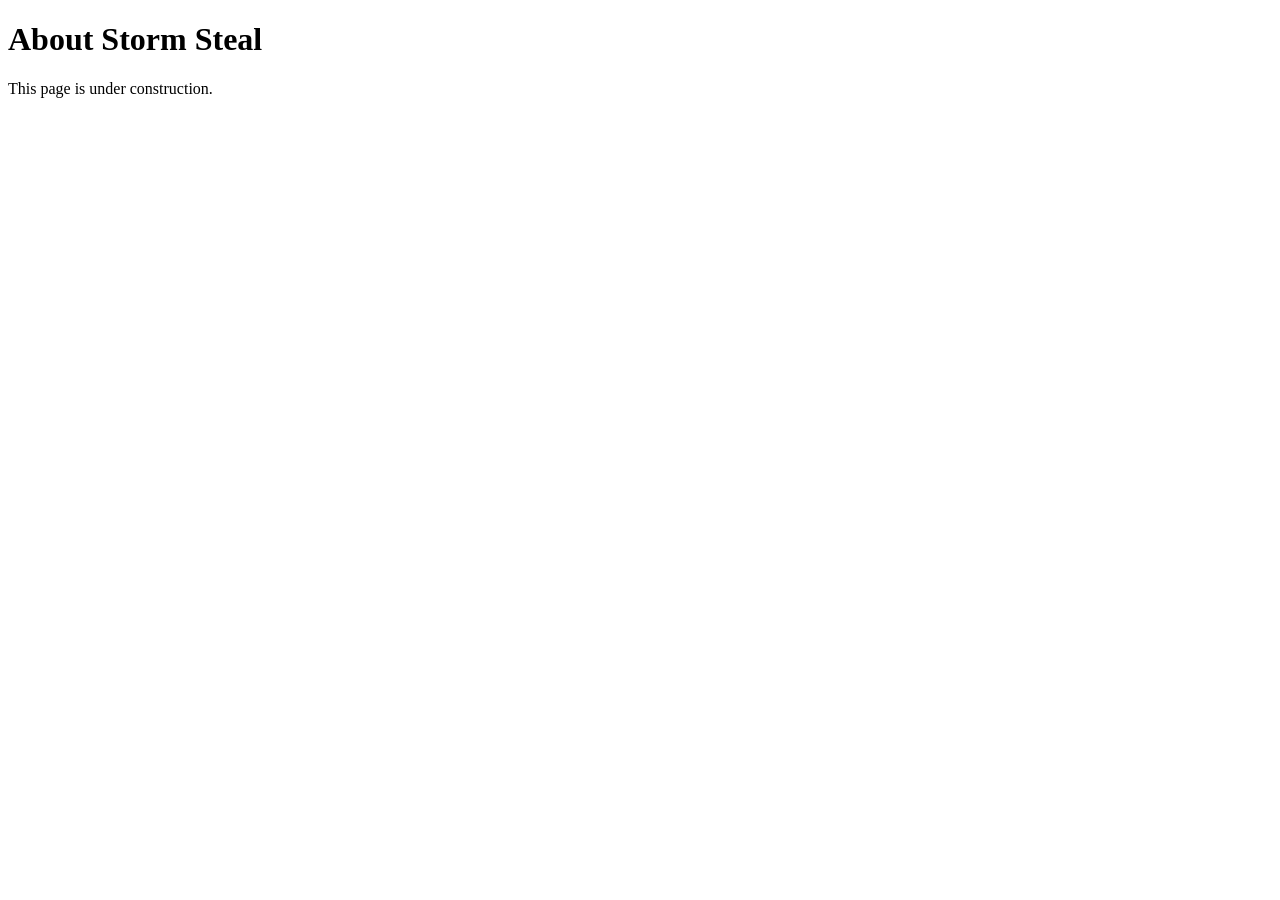
<file: images/pages/about.html>
<!DOCTYPE html>
<html lang="en">
<head>
    <meta charset="UTF-8">
    <meta name="viewport" content="width=device-width, initial-scale=1.0">
    <title>About - Storm Steal</title>
</head>
<body>
    <h1>About Storm Steal</h1>
    <p>This page is under construction.</p>
</body>
</html>
</file>
<file: style.css>
/* =========================================================
   STORM STEAL NETWORK
   Theme: Electric Cyber-Cyan & Dark Neon
   ========================================================= */

@import url('https://fonts.googleapis.com/css2?family=Poppins:wght@300;400;600;700;900&family=Space+Grotesk:wght@600;800&display=swap');

/* --- Theme Variables --- */
:root {
    --bg-main: #050508;
    --bg-secondary: #09090e;
    --bg-card: rgba(17, 17, 24, 0.75);
    --bg-card-hover: rgba(25, 25, 38, 0.9);
    
    --primary-cyan: #00aaff;
    --primary-cyan-hover: #0088ff;
    --primary-glow: rgba(0, 170, 255, 0.5);
    --accent-purple: #8a2be2;
    --border-color: rgba(0, 170, 255, 0.2);
    
    --text-main: #ffffff;
    --text-muted: #9aa0a6;
    
    --glass-blur: blur(12px);
    --transition-standard: all 0.3s cubic-bezier(0.25, 0.8, 0.25, 1);
}

/* --- Global Reset & Base --- */
* {
    margin: 0;
    padding: 0;
    box-sizing: border-box;
    font-family: 'Poppins', sans-serif;
    scroll-behavior: smooth;
}

body {
    background-color: var(--bg-main);
    color: var(--text-main);
    overflow-x: hidden;
    line-height: 1.6;
    animation: fadeInPage 0.8s ease-out forwards;
}

/* Custom Neon Scrollbar */
::-webkit-scrollbar {
    width: 8px;
}
::-webkit-scrollbar-track {
    background: var(--bg-main);
}
::-webkit-scrollbar-thumb {
    background: linear-gradient(180deg, var(--primary-cyan), var(--accent-purple));
    border-radius: 10px;
}
::-webkit-scrollbar-thumb:hover {
    box-shadow: 0 0 10px var(--primary-cyan);
}

/* --- NAVBAR --- */
.navbar {
    width: 100%;
    padding: 18px 8%;
    display: flex;
    justify-content: space-between;
    align-items: center;
    background: rgba(9, 9, 14, 0.85);
    backdrop-filter: var(--glass-blur);
    -webkit-backdrop-filter: var(--glass-blur);
    border-bottom: 1px solid var(--border-color);
    position: sticky;
    top: 0;
    z-index: 1000;
}

.logo img {
    width: 70px;
    filter: drop-shadow(0 0 8px rgba(0, 170, 255, 0.4));
    transition: transform 0.3s ease, filter 0.3s ease;
}

.logo img:hover {
    transform: scale(1.08) rotate(-2deg);
    filter: drop-shadow(0 0 15px var(--primary-cyan));
}

.nav-links {
    display: flex;
    gap: 30px;
    list-style: none;
}

.nav-links a {
    color: var(--text-main);
    text-decoration: none;
    font-weight: 600;
    font-size: 0.95rem;
    position: relative;
    padding: 5px 0;
    transition: color 0.3s ease;
}

.nav-links a::after {
    content: '';
    position: absolute;
    bottom: 0;
    left: 0;
    width: 0%;
    height: 2px;
    background: var(--primary-cyan);
    box-shadow: 0 0 8px var(--primary-cyan);
    transition: width 0.3s ease;
}

.nav-links a:hover {
    color: var(--primary-cyan);
    text-shadow: 0 0 8px var(--primary-glow);
}

.nav-links a:hover::after {
    width: 100%;
}

/* --- HERO SECTION --- */
.hero {
    height: 90vh;
    display: flex;
    flex-direction: column;
    justify-content: center;
    align-items: center;
    text-align: center;
    position: relative;
    background: 
        radial-gradient(circle at center, rgba(0, 170, 255, 0.15) 0%, rgba(5, 5, 8, 0.85) 70%),
        linear-gradient(rgba(0,0,0,.6), rgba(0,0,0,.9)),
        url("background.png");
    background-size: cover;
    background-position: center;
    padding: 0 5%;
}

.hero-logo {
    width: 220px;
    filter: drop-shadow(0 0 20px rgba(0, 170, 255, 0.5));
    animation: float 3.5s ease-in-out infinite;
}

.hero h1 {
    font-family: 'Space Grotesk', sans-serif;
    font-size: 70px;
    font-weight: 900;
    color: var(--primary-cyan);
    text-transform: uppercase;
    letter-spacing: 2px;
    margin-top: 15px;
    animation: textGlow 2.5s infinite ease-in-out;
}

.hero p {
    font-size: 22px;
    margin: 15px 0 25px;
    color: var(--text-muted);
    max-width: 700px;
}

/* --- BUTTON ANIMATIONS & HOVER EFFECTS --- */
button, .buttons button, .community-buttons a {
    font-weight: 700;
    letter-spacing: 0.5px;
    cursor: pointer;
    transition: var(--transition-standard) !important;
}

button:hover, .buttons button:hover, .community-buttons a:hover {
    transform: translateY(-4px) scale(1.03) !important;
    box-shadow: 0 8px 25px var(--primary-glow) !important;
    background: var(--primary-cyan-hover) !important;
    border-color: var(--primary-cyan) !important;
}

button:active, .buttons button:active, .community-buttons a:active {
    transform: translateY(-1px) scale(0.98) !important;
}

/* --- SECTIONS --- */
section {
    padding: 90px 8%;
    text-align: center;
    position: relative;
}

h2 {
    font-family: 'Space Grotesk', sans-serif;
    font-size: 42px;
    font-weight: 800;
    margin-bottom: 40px;
    text-transform: uppercase;
    letter-spacing: 1px;
    background: linear-gradient(90deg, #ffffff, var(--primary-cyan));
    -webkit-background-clip: text;
    -webkit-text-fill-color: transparent;
}

/* --- CARDS & FEATURES --- */
.cards, .why-grid {
    display: grid;
    grid-template-columns: repeat(auto-fit, minmax(240px, 1fr));
    gap: 30px;
}

.card, .feature, .why-card, .support-card {
    background: var(--bg-card);
    backdrop-filter: var(--glass-blur);
    padding: 35px 25px;
    border-radius: 16px;
    border: 1px solid var(--border-color);
    box-shadow: 0 10px 30px rgba(0, 0, 0, 0.5);
    transition: var(--transition-standard);
}

.card:hover, .feature:hover, .why-card:hover, .support-card:hover {
    transform: translateY(-8px);
    background: var(--bg-card-hover);
    border-color: var(--primary-cyan);
    box-shadow: 0 12px 30px rgba(0, 170, 255, 0.25);
}

.feature-grid {
    display: grid;
    grid-template-columns: repeat(auto-fit, minmax(180px, 1fr));
    gap: 25px;
}

.feature {
    font-size: 40px;
}

.feature h3 {
    font-size: 20px;
    margin-top: 10px;
    color: var(--text-main);
}

/* --- COMMUNITY --- */
.community-buttons a {
    display: inline-block;
    margin: 10px;
    padding: 16px 32px;
    background: var(--bg-card);
    color: white;
    text-decoration: none;
    border-radius: 30px;
    border: 1px solid var(--border-color);
    box-shadow: 0 4px 15px rgba(0,0,0,0.4);
}

/* --- FOOTER --- */
footer {
    padding: 50px 20px;
    text-align: center;
    background: var(--bg-secondary);
    border-top: 1px solid var(--border-color);
}

footer h2 {
    color: var(--primary-cyan);
    margin-bottom: 15px;
    font-size: 30px;
}

/* --- KEYFRAME ANIMATIONS --- */
@keyframes float {
    0% {
        transform: translateY(0px) rotate(0deg);
    }
    50% {
        transform: translateY(-15px) rotate(1deg);
    }
    100% {
        transform: translateY(0px) rotate(0deg);
    }
}

@keyframes textGlow {
    0% {
        text-shadow: 0 0 15px rgba(0, 170, 255, 0.4);
    }
    50% {
        text-shadow: 0 0 35px rgba(0, 170, 255, 0.9), 0 0 50px rgba(0, 170, 255, 0.6);
    }
    100% {
        text-shadow: 0 0 15px rgba(0, 170, 255, 0.4);
    }
}

@keyframes fadeInPage {
    from {
        opacity: 0;
        transform: translateY(12px);
    }
    to {
        opacity: 1;
        transform: translateY(0);
    }
}
</file>
